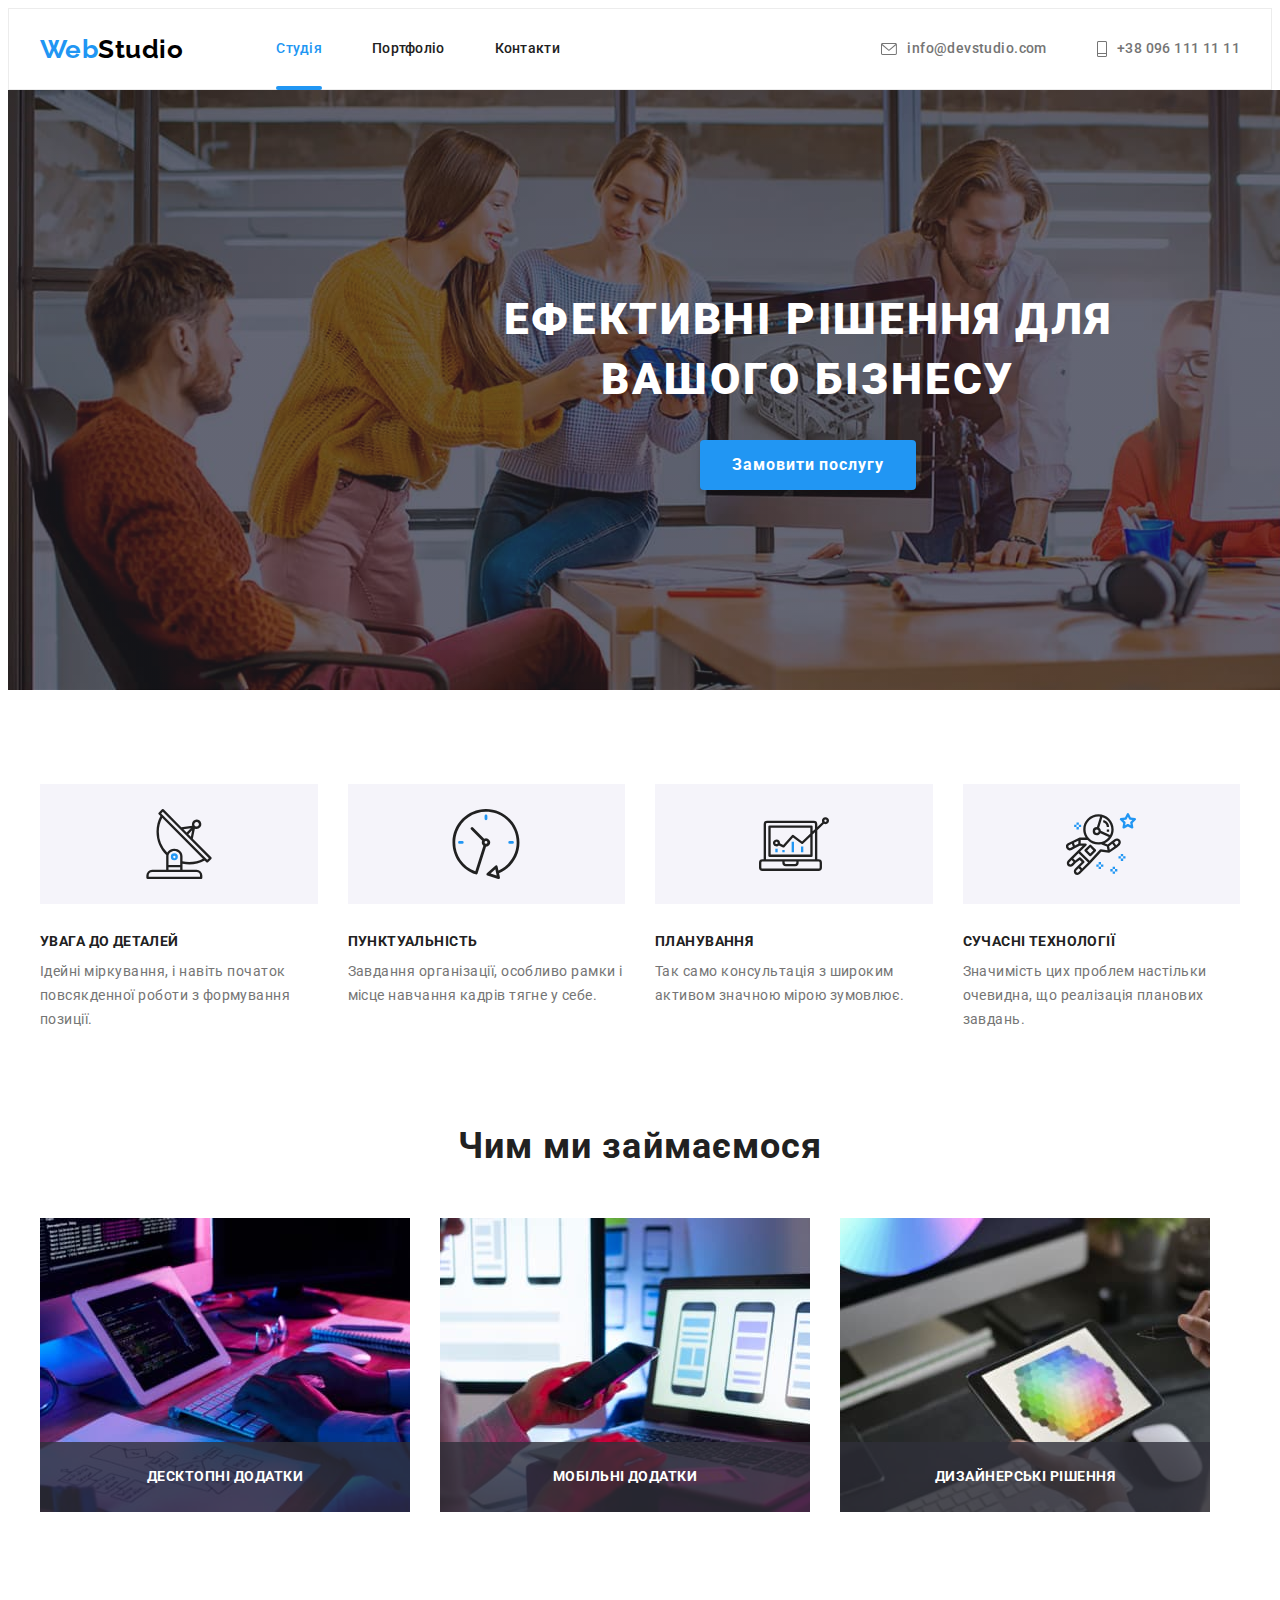
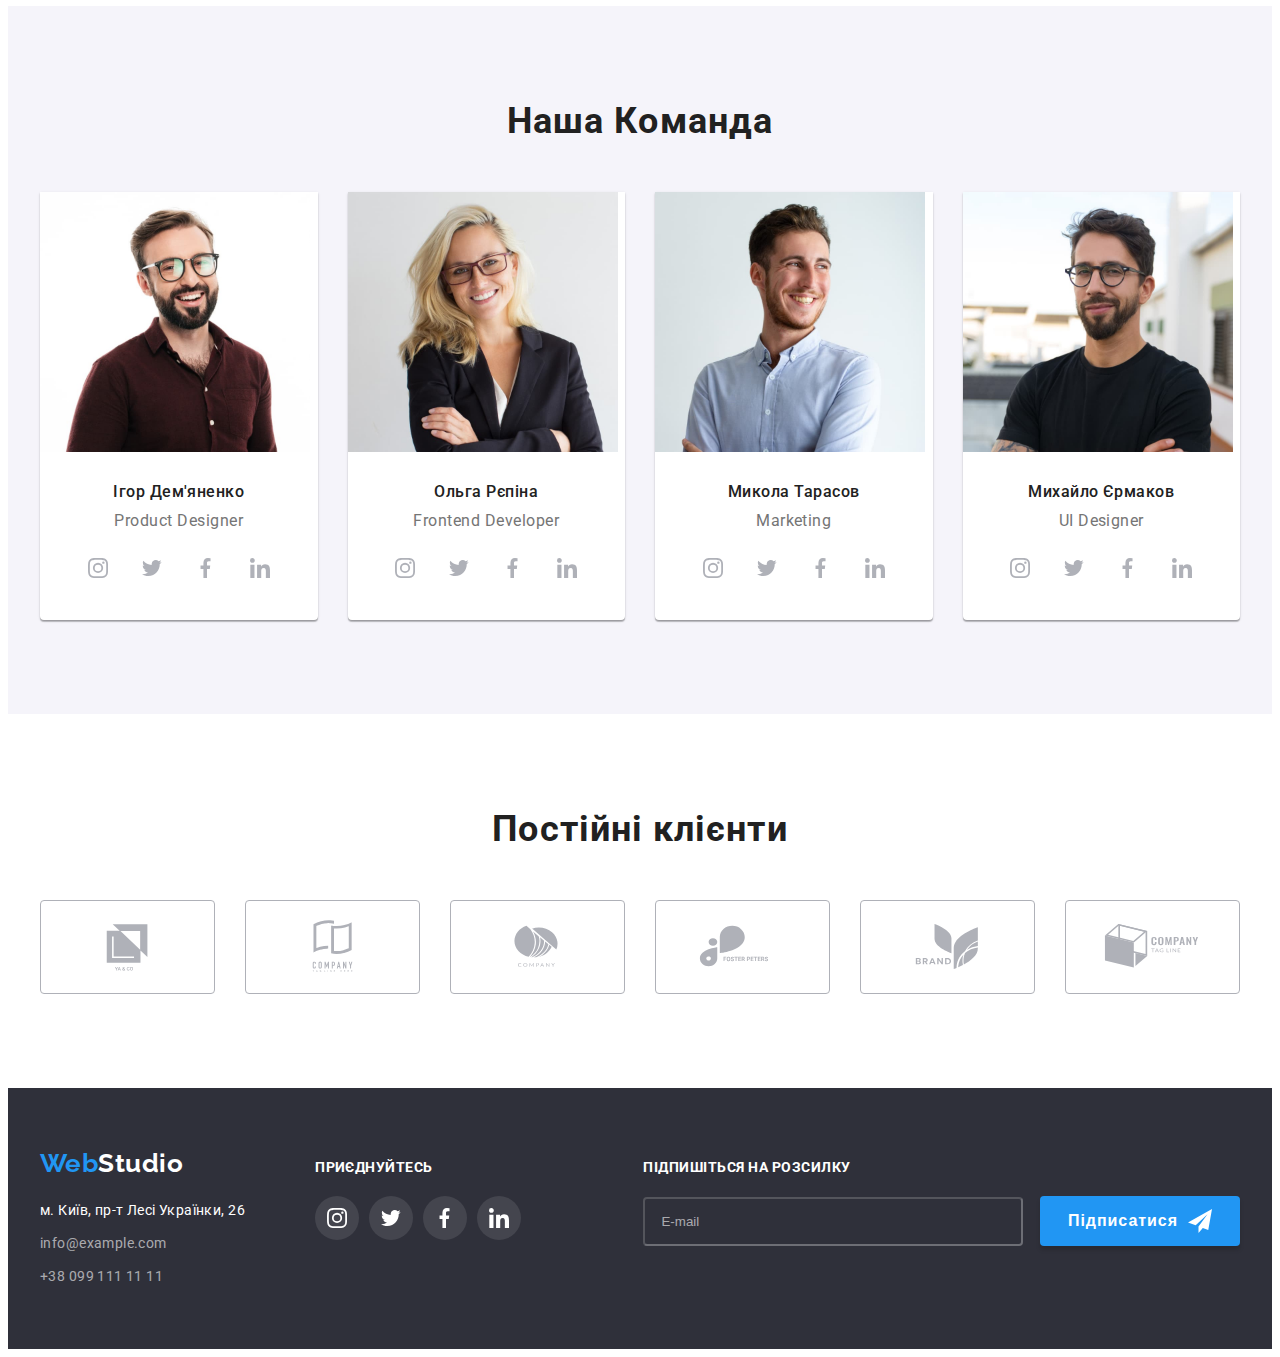
<file: index.html>
<!DOCTYPE html>
<html lang="uk">
  <head>
    <meta charset="UTF-8" />
    <meta http-equiv="X-UA-Compatible" content="IE=edge" />
    <meta name="viewport" content="width=#, initial-scale=1.0" />
    <title>Студія</title>
    <link rel="preconnect" href="https://fonts.googleapis.com">
<link rel="preconnect" href="https://fonts.gstatic.com" crossorigin>
<link href="https://fonts.googleapis.com/css2?family=Raleway:wght@700&family=Roboto:wght@400;500;700;900&display=swap" rel="stylesheet">
   <link rel="stylesheet" href="https://cdnjs.cloudflare.com/ajax/libs/modern-normalize/1.1.0/modern-normalize.min.css" integrity="sha512-wpPYUAdjBVSE4KJnH1VR1HeZfpl1ub8YT/NKx4PuQ5NmX2tKuGu6U/JRp5y+Y8XG2tV+wKQpNHVUX03MfMFn9Q==" crossorigin="anonymous" referrerpolicy="no-referrer" />
<link rel="stylesheet" href="./css/styles.css" />
    
  </head>
  <body class="body">
    <header class="header">
     <div class="main-nav container">
      <a class="logo-link decoration" href="index.html">Web<span class="logo-header decoration">Studio</span></a>
     <nav>
        <ul class="site-nav list">
          <li class="item"><a href="./index.html" class="site-nav-link current decoration">Студія</a></li>
          <li id="portfolio" class="item"><a href="./portfolio.html" class="site-nav-link decoration">Портфоліо</a></li>
          <li class="item"><a href="#" class="site-nav-link decoration">Контакти</a></li>
        </ul>
      </nav>
      <ul class="auth-nav list">
        <li class="item"><a href="mailto:info@devstudio.com" class="auth-nav-link decoration"><svg class="icon-nav" width="16" height="12"><use href="./images/svg/sprite.svg#icon-envelope"></use></svg>info@devstudio.com</a></li>
        <li class="item"><a href="tel:+380961111111" class="auth-nav-link decoration"><svg class="icon-nav" width="10" height="16"><use href="./images/svg/sprite.svg#icon-smartphone"></use></svg>+38 096 111 11 11</a></li>
      </ul>
      </div>
    </header>
   
    <main>
      <section class="hero">
        <h1 class="hero-title">Ефективні рішення для <br>вашого бізнесу</br></h1>
        <button type="button" class="button" data-modal-open>Замовити послугу</button>
      </section>
      <section class="section">
        <div class="container">
        <h2 class="title hero-h2">Наші особливості</h2>
        <ul class="list features-list">
          <li class="text">
            <div class="logo-no">
              <svg width="70" height="70"><use href="./images/svg/sprite.svg#icon-antenna"></use></svg></div>
            <h3 class="feature">Увага до деталей</h3>
            <span class="feat"
              >Ідейні міркування, і навіть початок повсякденної роботи з формування позиції.</span
            >
          </li>
          <li class="text">
            <div class="logo-no"><svg width="70" height="70"><use href="./images/svg/sprite.svg#icon-clock"></use></svg></div>
            <h3 class="feature">Пунктуальність</h3>
            <span class="feat">
              Завдання організації, особливо рамки і місце навчання кадрів тягне у себе.</span
            >
          </li>
          <li class="text">
            <div class="logo-no"><svg width="70" height="70"><use href="./images/svg/sprite.svg#icon-diagram"></use></svg></div>
            <h3 class="feature">Планування</h3>
            <span class="feat">
              Так само консультація з широким активом значною мірою зумовлює.</span
            >
          </li>
          <li class="text">
            <div class="logo-no"><svg width="70" height="70"><use href="./images/svg/sprite.svg#icon-astronaut"></use></svg></div>
            <h3 class="feature">Сучасні технології</h3>
            <span class="feat">
              Значимість цих проблем настільки очевидна, що реалізація планових завдань.</span
            >
          </li>
        </ul>
        </div>
      </section>
      <section class="section what-we-do">
        <div class="container">
        <h2 class="title">Чим ми займаємося</h2>
        <ul class="list imgs-list">
          <li class="imgs"><img src="./images/img.jpg" alt="coding" width="370" /><p class="img-text">десктопні додатки</p></li>
          <li class="imgs"><img src="./images/img-1.jpg" alt="phone set" width="370" /><p class="img-text">мобільні додатки</p></li>
          <li class="imgs"><img src="./images/img-2.jpg" alt="web design" width="370" /><p class="img-text">дизайнерські рішення</p></li>
        </ul>
        
        </div>
      </section>
      <section class="our-team section">
        
        <div class="container">
          <h2 class="title">Наша Команда</h2>
        <ul class="list our-team-list">
          <li class="background team">
            <img src="./images/img-3.jpg" alt="photo1" width="270" />
           <div class="team-container">
             <h3 class="who">Ігор Дем'яненко</h3>
            <p lang="en" class="about">Product Designer</p>
         <ul class="list team-contact-list">
                <li class="team-contact"><a href="#" class="decoration link-logo" ><svg class="icon" width="20" height="20"><use href="./images/svg/sprite.svg#icon-instagram"></use></svg></a></li>
                <li class="team-contact"><a href="#" class="decoration link-logo"><svg class="icon" width="20" height="20"><use href="./images/svg/sprite.svg#icon-twitter"></use></svg></a></li>
                <li class="team-contact"><a href="#" class="decoration link-logo"><svg class="icon" width="20" height="20"><use href="./images/svg/sprite.svg#icon-facebook"></use></svg></a></li>
                <li class="team-contact"><a href="#" class="decoration link-logo"><svg class="icon" width="20" height="20"><use href="./images/svg/sprite.svg#icon-linkedin"></use></svg></a></li>
              </ul>
            </div>
        </li>
            
          <li class="background team">
            <img src="./images/img-4.jpg" alt="photo2" width="270" />
           <div class="team-container"> <h3 class="who">Ольга Рєпіна</h3>
            <p lang="en" class="about">Frontend Developer</p>
            
              <ul class="list team-contact-list">
                <li class="team-contact"><a href="#" class="decoration link-logo"><svg class="icon" width="20" height="20"><use href="./images/svg/sprite.svg#icon-instagram"></use></svg></a></li>
                <li class="team-contact"><a href="#" class="decoration link-logo"><svg class="icon" width="20" height="20"><use href="./images/svg/sprite.svg#icon-twitter"></use></svg></a></li>
                <li class="team-contact"><a href="#" class="decoration link-logo"><svg class="icon" width="20" height="20"><use href="./images/svg/sprite.svg#icon-facebook"></use></svg></a></li>
                <li class="team-contact"><a href="#" class="decoration link-logo"><svg class="icon" width="20" height="20"><use href="./images/svg/sprite.svg#icon-linkedin"></use></svg></a></li>
              </ul>
          </div>
          </li>
          <li class="background team">
            <img src="./images/img-5.jpg" alt="photo3" width="270" />
            <div class="team-container"><h3 class="who">Микола Тарасов</h3>
            <p lang="en" class="about">Marketing</p>
              <ul class="list team-contact-list">
                <li class="team-contact"><a href="#" class="decoration link-logo"><svg class="icon" width="20" height="20"><use href="./images/svg/sprite.svg#icon-instagram"></use></svg></a></li>
                <li class="team-contact"><a href="#" class="decoration link-logo"><svg class="icon" width="20" height="20"><use href="./images/svg/sprite.svg#icon-twitter"></use></svg></a></li>
                <li class="team-contact"><a href="#" class="decoration link-logo"><svg class="icon" width="20" height="20"><use href="./images/svg/sprite.svg#icon-facebook"></use></svg></a></li>
                <li class="team-contact"><a href="#" class="decoration link-logo"><svg class="icon" width="20" height="20"><use href="./images/svg/sprite.svg#icon-linkedin"></use></svg></a></li>
              </ul>
              </div>
          </li>
          <li class="background team">
            <img src="./images/img-6.jpg" alt="photo4" width="270" />
            <div class="team-container"><h3 class="who">Михайло Єрмаков</h3>
            <p lang="en" class="about">UI Designer</p>
           <ul class="list team-contact-list">
                <li class="team-contact"><a href="#" class="decoration link-logo"><svg class="icon" width="20" height="20"><use href="./images/svg/sprite.svg#icon-instagram"></use></svg></a></li>
                <li class="team-contact"><a href="#" class="decoration link-logo"><svg class="icon" width="20" height="20"><use href="./images/svg/sprite.svg#icon-twitter"></use></svg></a></li>
                <li class="team-contact"><a href="#" class="decoration link-logo"><svg class="icon" width="20" height="20"><use href="./images/svg/sprite.svg#icon-facebook"></use></svg></a></li>
                <li class="team-contact"><a href="#" class="decoration link-logo"><svg class="icon" width="20" height="20"><use href="./images/svg/sprite.svg#icon-linkedin"></use></svg></a></li>
              </ul>
          </div>
          </li>
        </ul></div>
      
      </section>

    </main>
    <section class="section">
      <div class="container">
      <h2 class="title">Постійні клієнти</h2>
       <ul class="list our-clients">
       <li class="clients"><a href="#" class="decoration client-link"><svg class="client-icon icon"><use href="./images/svg/sprite.svg#icon-client-1"></use></svg></a></li>
       <li class="clients"><a href="#" class="decoration client-link"><svg class="client-icon icon"><use href="./images/svg/sprite.svg#icon-client-2"></use></svg></a></li>
       <li class="clients"><a href="#" class="decoration client-link"><svg class="client-icon icon"><use href="./images/svg/sprite.svg#icon-client-3"></use></svg></a></li>
       <li class="clients"><a href="#" class="decoration client-link"><svg class="client-icon icon"><use href="./images/svg/sprite.svg#icon-client-4"></use></svg></a></li>
       <li class="clients"><a href="#" class="decoration client-link"><svg class="client-icon icon"><use href="./images/svg/sprite.svg#icon-client-5"></use></svg></a></li>
       <li class="clients"><a href="#" class="decoration client-link"><svg class="client-icon icon"><use href="./images/svg/sprite.svg#icon-client-6"></use></svg></a></li>
       </ul>
      </div>
    </section>
     
      <footer class="footer">
      <div class="container footer-div">
        <div class="footer-nav">
        <a class="logo decoration" href="index.html">Web<span class="logo-head  decoration">Studio</span></a>
      <ul class="foot-nav list">
        <li class="foot-list">
          <a
            href=https://goo.gl/maps/ps1MHNvpvdkXfW2N9
            class="address decoration"
            >м. Київ, пр-т Лесі Українки, 26</a
          >
        </li>
        <li class="foot-list"><a href="mailto:info@example.com" class="mail-foot decoration">info@example.com</a></li>
        <li class="foot-list"><a href="tel:+380991111111" class="tell-foot decoration">+38 099 111 11 11</a></li>
        </ul>
     </div>
     <div class="footer-contacts">
      <h3 class="foot-title">приєднуйтесь</h3>
      <ul class="list foot-contact">
        <li class="foot-link"><a href="#" class="decoration link"><svg class="icon foot-icon" width="20" height="20"><use href="./images/svg/sprite.svg#icon-instagram"></use></svg></a></li>
        <li class="foot-link"><a href="#" class="decoration link"><svg class="icon foot-icon" width="20" height="20"><use href="./images/svg/sprite.svg#icon-twitter"></use></svg></a></li>
        <li class="foot-link"><a href="#" class="decoration link"><svg class="icon foot-icon" width="20" height="20"><use href="./images/svg/sprite.svg#icon-facebook"></use></svg></a></li>
        <li class="foot-link"><a href="#" class="decoration link"><svg class="icon foot-icon" width="20" height="20"><use href="./images/svg/sprite.svg#icon-linkedin"></use></svg></a></li>
      </ul>
     </div>
     <div class="mail-send">
    <h3 class="head-mail">підпишіться на розсилку</h3>
    <form name="mail-send">
      <div class="mail-form">
        <label>
                <input class="mail-input" type="email" name="email" placeholder="E-mail" />
              </label>
              <button type="submit" class="mail-btn">Підписатися
                <svg class="mail-svg" width="24" height="24">
                <use href="./images/svg/sprite.svg#send"></use>
                </svg>
              </button>
      </div>
    </form>
  </div>
  </div>
  </footer>
     <div class="backdrop is-hidden" data-modal>
      <div class="modal">
           <button type="button" class="close-button" data-modal-close>
            <svg class="icon" width="11" height="11">
            <use href="./images/svg/sprite.svg#icon-close"></use>
          </svg>
      </button>
      <form class="mform">
       <p class="mheader">Залиште свої дані, ми вам передзвонимо</p>
        <div class="input">
          <label for="name" class="flabel">Ім'я</label>
         <div class="input-svg">
          <input class="form-input" type="text" name="your-name" id="name">
          <svg class="form-svg" width="18" height="18"><use href="./images/svg/sprite.svg#icon-name"></use>
          </svg>
        </div>
        </div>
        <div class="input">
          <label for="phone" class="flabel">Телефон</label>
         <div class="input-svg"> 
          <input class="form-input" type="tel" name="your-phone" id="phone">
          <svg class="form-svg" width="18" height="18"><use href="./images/svg/sprite.svg#icon-phone-num"></use>
          </svg>
        </div>
        </div>
        <div class="input">
          <label for="email" class="flabel">Пошта</label>
         <div class="input-svg"> 
          <input class="form-input" type="email" name="your-email" id="email">
          <svg class="form-svg" width="18" height="18"><use href="./images/svg/sprite.svg#icon-email"></use>
          </svg>
        </div>
        </div>
        <div class="input">
           <label for="comment" class="flabel">Коментар</label>
           <textarea class="comments" name="comment" id="comment" placeholder="Введіть текст" cols="30" rows="10"></textarea>
          </div>
        <div class="check-box-field">
          <label for="check-box" class="checkbox-label">
            <input class="checkbox-form" type="checkbox" name="checkbox" id="check-box" />
             <svg class="svg-no-check" width="16" height="15">
              <use href="./images/svg/sprite.svg#svg-no-check"></use></svg>
             <svg class="svg-check" width="16" height="15">
              <use href="./images/svg/sprite.svg#svg-check"></use></svg>
              Погоджуюся з розсилкою та приймаю <a href="#" class="box-link">Умови договору</a>
          </label>
        
      </div>
        <button type="submit" class="modal-button">Відправити</button>
      </form>
      </div>
    </div>
     <script src="./js/modal.js"></script>
  </body>
</html>
</file>
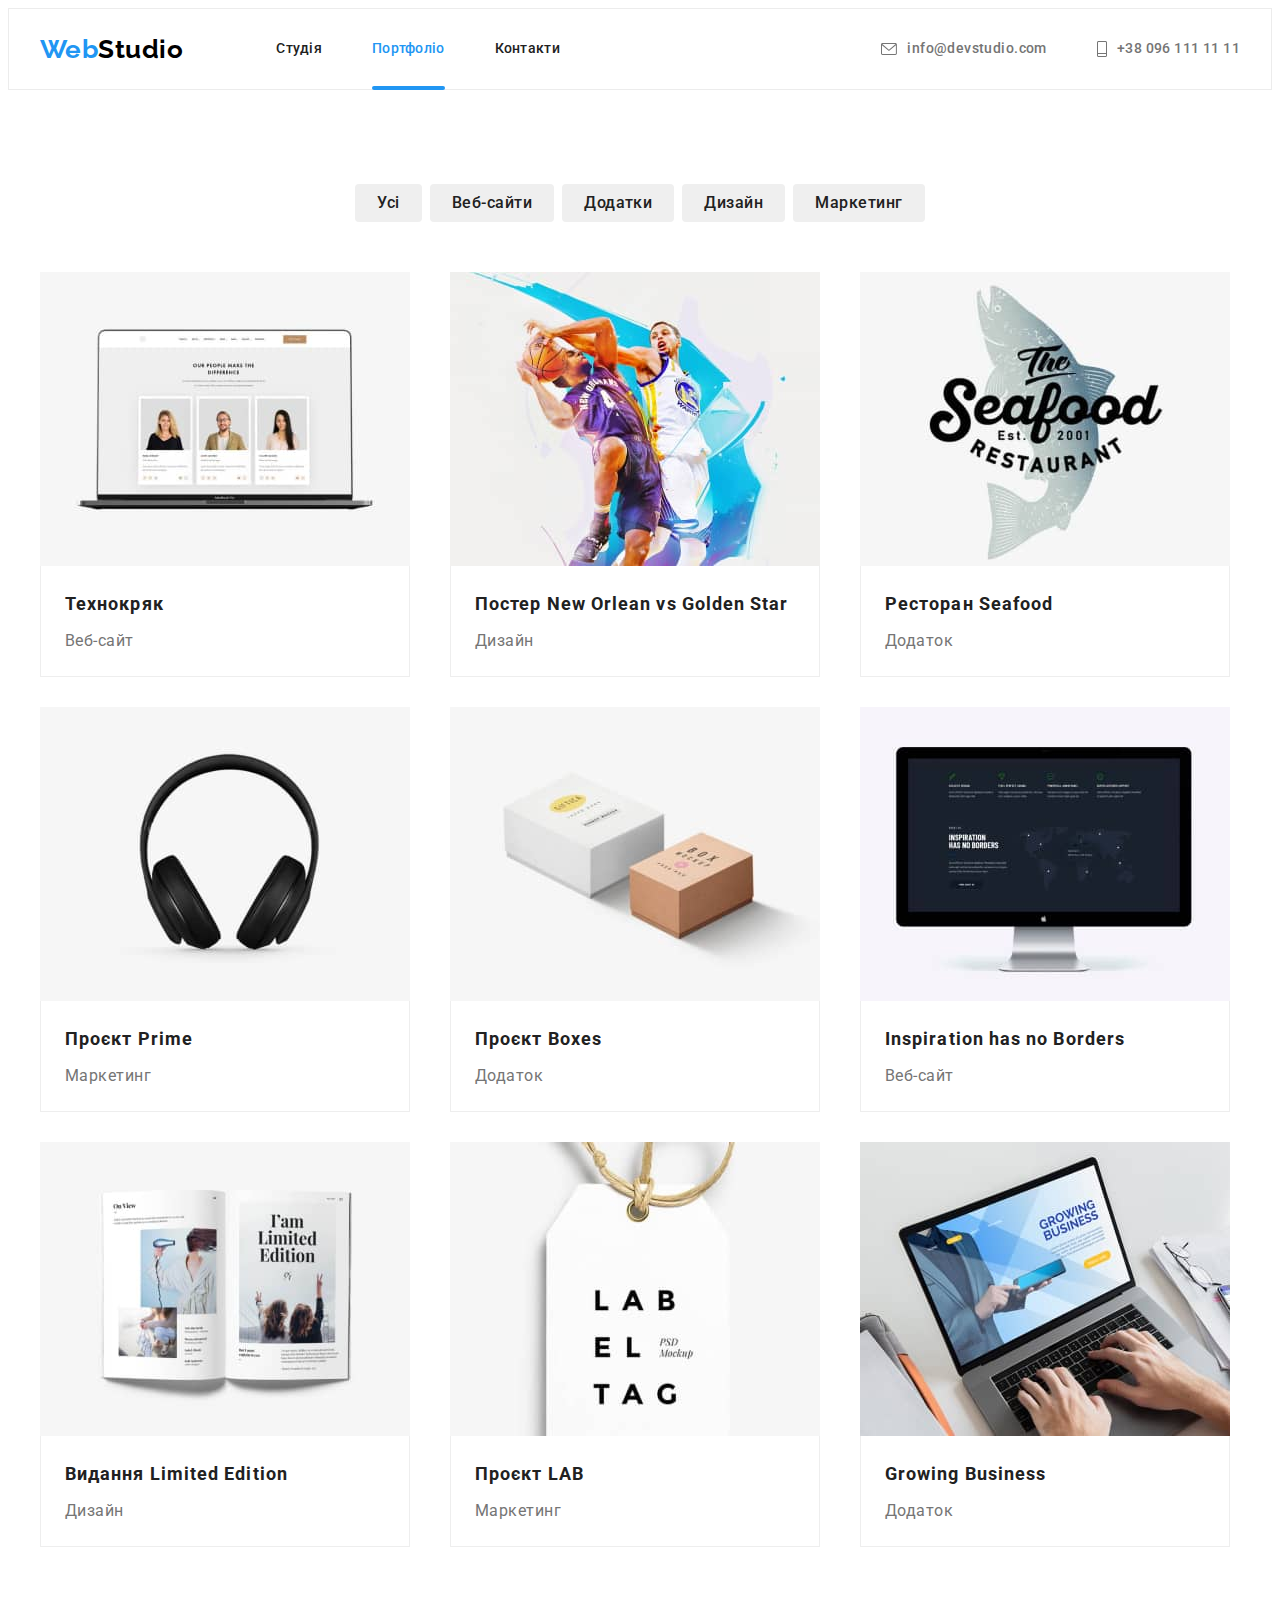
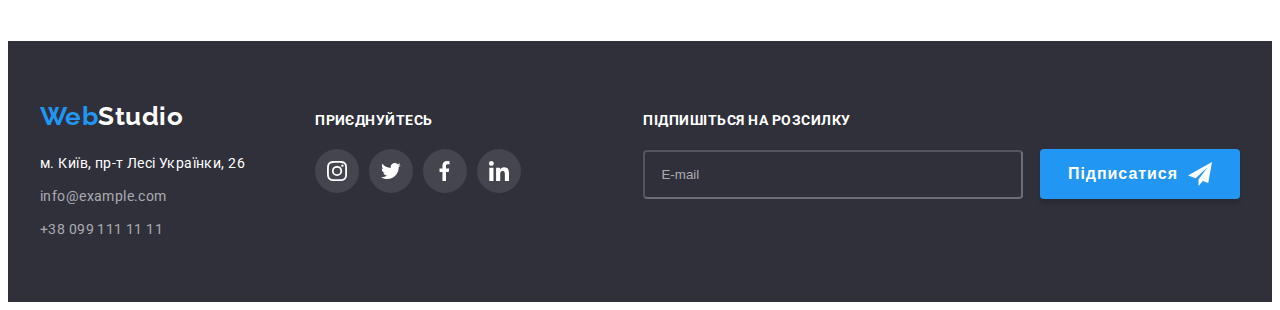
<file: portfolio.html>
<!DOCTYPE html>
<html lang="uk">
  <head>
    <meta charset="UTF-8" />
    <meta http-equiv="X-UA-Compatible" content="IE=edge" />
    <meta name="viewport" content="width=device-width, initial-scale=1.0" />
    <title>Портфоліо</title>
    <link rel="preconnect" href="https://fonts.googleapis.com">
<link rel="preconnect" href="https://fonts.gstatic.com" crossorigin>
<link href="https://fonts.googleapis.com/css2?family=Raleway:wght@700&family=Roboto:wght@400;500;700;900&display=swap" rel="stylesheet">
<link rel="stylesheet" href="https://cdnjs.cloudflare.com/ajax/libs/modern-normalize/1.1.0/modern-normalize.min.css" integrity="sha512-wpPYUAdjBVSE4KJnH1VR1HeZfpl1ub8YT/NKx4PuQ5NmX2tKuGu6U/JRp5y+Y8XG2tV+wKQpNHVUX03MfMFn9Q==" crossorigin="anonymous" referrerpolicy="no-referrer" />
<link rel="stylesheet" href="./css/styles.css" />
    
  </head>
  <body class="body">
    <header class="header">
      <div class="container main-nav">
      <a class="logo-link decoration" href="index.html">Web<span class="logo-header decoration">Studio</span></a>
      <nav>
        <ul class="site-nav list">
          <li class="item"><a href="./index.html" class="site-nav-link decoration">Студія</a></li>
          <li class="item"><a href="./portfolio.html" class="site-nav-link current decoration">Портфоліо</a></li>
          <li class="item"><a href="#" class="site-nav-link decoration">Контакти</a></li>
        </ul>
      </nav>
      <ul class="auth-nav list">
        <li class="item"><a href="mailto:info@devstudio.com" class="auth-nav-link decoration"><svg class="icon-nav" width="16" height="12"><use href="./images/svg/sprite.svg#icon-envelope"></use></svg>info@devstudio.com</a></li>
        <li class="item"><a href="tel:+380961111111" class="auth-nav-link decoration"><svg class="icon-nav" width="10" height="16"><use href="./images/svg/sprite.svg#icon-smartphone"></use></svg>+38 096 111 11 11</a></li>
      </ul>
      </div>
    </header>
    <main>
      <section class="section">
          <div class="container">
         <h1 class="hero-h2">Портфоліо</h1>
            <ul class="list button-list">
               <li class="buttons"><button type="button" class="button-log">Усі</button></li>
          <li class="buttons"><button type="button" class="button-log">Веб-сайти</button></li>
          <li class="buttons"><button type="button" class="button-log"> Додатки</button></li>
          <li class="buttons"><button type="button" class="button-log">Дизайн</button></li>
          <li class="buttons"><button type="button" class="button-log">Маркетинг</button></li>
        </ul></div>
      <div class="container">
        
        <ul class="list card-set">
          
          <li class="item">
           <a href="#" class="decoration cards"><div class="product-thumb"><img src="./images/portfolio/img.jpg" alt="технокряк" width="370" />
            <p class="product-overlay-text">Ресурс пропонує комплексні пропозиції з різним рівнем функціоналу та сервісів.
               Все це дозволить відвідувачу отримати вичерпні відомості про компанію чи приватну особу.</p></div>
            <div class="p-card"><h2 class="p-title">Технокряк</h2>
            <p class="description">Веб-сайт</p></div></a> 
          </li>
          
          <li class="item">
            <a href="#" class="decoration cards"><div class="product-thumb"><img src="./images/portfolio/img-1.jpg" alt="Дизайн" width="370" />
           <p class="product-overlay-text">Ресурс пропонує комплексні пропозиції з різним рівнем функціоналу та сервісів.
               Все це дозволить відвідувачу отримати вичерпні відомості про компанію чи приватну особу.</p></div>
              <div class="p-card"><h2 class="p-title">Постер New Orlean vs Golden Star</h2>
            <p class="description">Дизайн</p></div></a>
          </li>
          
          <li class="item">
            <a href="#" class="decoration cards"><div class="product-thumb"><img src="./images/portfolio/img-2.jpg" alt="Додаток" width="370" />
           <p class="product-overlay-text">Ресурс пропонує комплексні пропозиції з різним рівнем функціоналу та сервісів.
               Все це дозволить відвідувачу отримати вичерпні відомості про компанію чи приватну особу.</p></div>
              <div class="p-card"><h2 class="p-title">Ресторан Seafood</h2>
            <p class="description">Додаток</p></div></a>
          </li>
          
          <li class="item">
            <a href="#" class="decoration cards"><div class="product-thumb"><img src="./images/portfolio/img-3.jpg" alt="Маркетинг" width="370" />
            <p class="product-overlay-text">Ресурс пропонує комплексні пропозиції з різним рівнем функціоналу та сервісів.
               Все це дозволить відвідувачу отримати вичерпні відомості про компанію чи приватну особу.</p></div>
              <div class="p-card"><h2 class="p-title">Проєкт Prime</h2>
            <p class="description">Маркетинг</p></div></a>
          </li>
          
          <li class="item">
            <a href="#" class="decoration cards"><div class="product-thumb"><img src="./images/portfolio/img-4.jpg" alt="Додаток" width="370" />
            <p class="product-overlay-text">Ресурс пропонує комплексні пропозиції з різним рівнем функціоналу та сервісів.
               Все це дозволить відвідувачу отримати вичерпні відомості про компанію чи приватну особу.</p></div>
              <div class="p-card"><h2 class="p-title">Проєкт Boxes</h2>
            <p class="description">Додаток</p></div></a>
          </li>
         
          <li class="item">
           <a href="#" class="decoration cards"><div class="product-thumb"> <img src="./images/portfolio/img-5.jpg" alt="Веб-сайт" width="370" />
            <p class="product-overlay-text">Ресурс пропонує комплексні пропозиції з різним рівнем функціоналу та сервісів.
               Все це дозволить відвідувачу отримати вичерпні відомості про компанію чи приватну особу.</p></div>
            <div class="p-card"><h2 class="p-title">Inspiration has no Borders</h2>
            <p class="description">Веб-сайт</p></div></a>
          </li>
          
          <li class="item"> 
            <a href="#" class="decoration cards"><div class="product-thumb"><img src="./images/portfolio/img-6.jpg" alt="Дизайн" width="370" />
            <p class="product-overlay-text">Ресурс пропонує комплексні пропозиції з різним рівнем функціоналу та сервісів.
               Все це дозволить відвідувачу отримати вичерпні відомості про компанію чи приватну особу.</p></div>
              <div class="p-card"><h2 class="p-title">Видання Limited Edition</h2>
            <p class="description">Дизайн</p></div></a>
          </li>
         
          <li class="item">
            <a href="#" class="decoration cards"><div class="product-thumb"><img src="./images/portfolio/img-7.jpg" alt="Маркетинг" width="370" />
            <p class="product-overlay-text">Ресурс пропонує комплексні пропозиції з різним рівнем функціоналу та сервісів.
               Все це дозволить відвідувачу отримати вичерпні відомості про компанію чи приватну особу.</p></div>
              <div class="p-card"><h2 class="p-title">Проєкт LAB</h2>
            <p class="description">Маркетинг</p></div></a>
          </li>
          
          <li class="item">
            <a href="#" class="decoration cards"><div class="product-thumb"><img src="./images/portfolio/img-8.jpg" alt="Додаток" width="370" />
            <p class="product-overlay-text">Ресурс пропонує комплексні пропозиції з різним рівнем функціоналу та сервісів.
               Все це дозволить відвідувачу отримати вичерпні відомості про компанію чи приватну особу.</p></div>
              <div class="p-card"><h2 class="p-title">Growing Business</h2>
            <p class="description">Додаток</p></div></a>
          </li>
        </ul>
        </div>
      </section>
    </main>
    <footer class="footer">
      <div class="container footer-div">
        <div class="footer-nav"><a class="logo decoration" href="index.html">Web<span class="logo-head  decoration">Studio</span></a>
      <ul class="foot-nav list">
        <li class="foot-list">
          <a
            href=https://goo.gl/maps/ps1MHNvpvdkXfW2N9
            class="address decoration"
            >м. Київ, пр-т Лесі Українки, 26</a
          >
        </li>
        <li class="foot-list"><a href="mailto:info@example.com" class="mail-foot decoration">info@example.com</a></li>
        <li class="foot-list"><a href="tel:+380991111111" class="tell-foot decoration">+38 099 111 11 11</a></li>
      </ul>
      </div>
      <div class="footer-contacts">
      <h3 class="foot-title">приєднуйтесь</h3>
      <ul class="list foot-contact">
        <li class="foot-link"><a href="#" class="decoration link"><svg class="icon foot-icon" width="20" height="20"><use href="./images/svg/sprite.svg#icon-instagram"></use></svg></a></li>
        <li class="foot-link"><a href="#" class="decoration link"><svg class="icon foot-icon" width="20" height="20"><use href="./images/svg/sprite.svg#icon-twitter"></use></svg></a></li>
        <li class="foot-link"><a href="#" class="decoration link"><svg class="icon foot-icon" width="20" height="20"><use href="./images/svg/sprite.svg#icon-facebook"></use></svg></a></li>
        <li class="foot-link"><a href="#" class="decoration link"><svg class="icon foot-icon" width="20" height="20"><use href="./images/svg/sprite.svg#icon-linkedin"></use></svg></a></li>
      </ul>
     </div>
      <div class="mail-send">
    <h3 class="head-mail">підпишіться на розсилку</h3>
    <form name="mail-send">
      <div class="mail-form">
        <label>
                <input class="mail-input" type="email" name="email" placeholder="E-mail" />
              </label>
              <button type="submit" class="mail-btn">Підписатися
                <svg class="mail-svg" width="24" height="24">
                <use href="./images/svg/sprite.svg#send"></use>
                </svg>
              </button>
      </div>
    </form>
  </div>
     </div>
    </footer>
  </body>
</html>
</file>
<file: css/styles.css>
h1,
h2,
h3,
h4,
p {
  margin-top: 0;
  margin-bottom: 0;
}
ul {
  margin-top: 0;
  margin-bottom: 0;
  padding-left: 0;
}
img {
  display: block;
}
:root {
  
  --primary-text-color: #212121;
  --hover-logo-buttonfont-color: #2196f3;
  --text-color: #212121;
  --description-about-color: #757575;
  --card-set-gap:30px;
  --svg-color:#AFB1B8;
}
.body {
  background-color: #ffffff;
  color: var(--primary-text-color);
  font-family: 'Roboto', sans-serif;
  font-size: 16px;
  letter-spacing: 0.03em;
}
.decoration {
  text-decoration: none;
}
.list {
  list-style: none;
}
/*logo*/
.logo-link {
  color: var(--hover-logo-buttonfont-color);
  font-family: 'Raleway', sans-serif;
  font-weight: 700;
  font-size: 26px;
  line-height: 1.19;
}
.logo-header {
  color: #000000;
}
.container {
  width: 1200px;
  padding-left: 15px;
  padding-right: 15px;
  margin-left: auto;
  margin-right: auto;
}
.section {
  padding-top: 94px;
  padding-bottom: 94px;
}
.header{
  border: 1px solid #ECECEC;
}
.main-nav {
  display: flex;
  align-items: center;
}

/*site-nav*/

.site-nav {
  display: flex;
  margin-left: 93px;
}

.site-nav .item:not(:last-child) {
  margin-right: 50px;
}

.site-nav-link {
  display: block;
  padding-top: 32px;
  padding-bottom: 32px;
  position: relative;
  font-family: 'Roboto', sans-serif;
  font-weight: 500;
  font-size: 14px;
  line-height: 1.14;
  letter-spacing: 0.02em;
  color: var(--text-color);
  transition: color 250ms cubic-bezier(0.4, 0, 0.2, 1);
  
  
}
.site-nav-link.current {
  color: var(--hover-logo-buttonfont-color);
}
.site-nav-link:hover,
.site-nav-link:focus {
  color: var(--hover-logo-buttonfont-color);
}

.site-nav-link.current::after{
  position: absolute;
  
    display: block;
    content: '';
    width: 100%;
    height: 4px;
    border-radius: 2px;
    bottom: -1px;
  
    background-color: var(--hover-logo-buttonfont-color);
}
/*auth-nav*/
.auth-nav {
  display: flex;
  margin-left: auto;
}
.auth-nav .item + .item {
  margin-left: 50px;
}
.auth-nav-link {
  color: var(--description-about-color);
  display: flex;
  justify-content: center;
  align-items: center;
  padding-top: 21px;
  padding-bottom: 21px;
  transition: color 250ms cubic-bezier(0.4, 0, 0.2, 1);


  font-weight: 500;
  font-style: normal;
  font-size: 14px;
  line-height: 1.71;
  letter-spacing: 0.03em;
  color: var(--description-about-color);
}
.auth-nav-link:hover,
.auth-nav-link:focus
{
  color: var(--hover-logo-buttonfont-color);
  
}
.icon-nav{
  fill:currentColor;
  margin-right: 10px;
}
/*hero*/
.hero {
  padding-top: 200px;
  padding-bottom: 200px;
  margin-left: auto;
  margin-right: auto;
  width: 1600px;
  text-align: center;
  background-color: #2f303a;
  background-image: linear-gradient(rgba(47, 48, 58, 0.4),rgba(47, 48, 58, 0.4)), url(../images/Img-hw4.jpg);
  background-repeat: no-repeat;
  background-position: center;
  background-size: cover;
}
.hero-title {
  margin-bottom: 30px;
  font-weight: 900;
  font-size: 44px;
  line-height: 1.36;
  letter-spacing: 0.06em;
  text-transform: uppercase;
  color: #ffffff;
}
.button {
  min-width: 216px;
  padding: 10px 32px;
  cursor: pointer;
  background-color: var(--hover-logo-buttonfont-color);
  color: #ffffff;
  box-shadow: 0px 4px 4px rgba(0, 0, 0, 0.15);
  border: none;
  border-radius: 4px;
  text-align: center;
  font-weight: 700;
  font-family: 'Roboto', sans-serif;
  font-size: 16px;
  line-height: 1.88;
  letter-spacing: 0.06em;

transition: background-color 250ms cubic-bezier(0.4, 0, 0.2, 1),
    color 250ms cubic-bezier(0.4, 0, 0.2, 1);
}
.button:focus,
.button:hover {
  color: #FFFFFF;
  background-color: #188ce8;
}


/*features*/
.features-list {
  display: flex;
  margin-left: calc(-1 * var(--card-set-gap));
}
.features-list>.text{
  flex-basis: calc(100% / 3 - var(--card-set-gap));;
  margin-left:var(--card-set-gap);
}
 
.feature {
  margin-bottom: 10px;
  font-weight: 700;
  font-size: 14px;
  line-height: 1.14;
  letter-spacing: 0.03em;
  text-transform: uppercase;
}

.feat {
  color: var(--description-about-color);
  font-style: normal;
  font-size: 14px;
  line-height: 1.71;
}
.logo-no{
  display: flex;
  height: 120px;
  background-color: #f5f4fa;
  margin-bottom: 30px;
  align-items: center;
  justify-content: center;
}
/* -Чим ми займаємось- */
.what-we-do{
  padding-top: 0;
}
.imgs-list {
  display: flex;
  
}
.imgs-list .imgs:not(:last-child) {
  margin-right: 30px;
}
.imgs{
  position: relative;
}
.img-text{
  position:absolute;
  width: 100%;
  bottom: 0;
  left: 0;
  padding: 27px 0;
  font-weight: bold;
    font-size: 14px;
    line-height: 1.14;
    text-align: center;
    text-transform: uppercase;
    color: #ffffff;
    background-color: rgba(47, 48, 58, 0.8);
}
/*title*/
.title {
  margin-bottom: 50px;
  font-weight: 700;
  font-size: 36px;
  line-height: 1.17;
  text-align: center;
  letter-spacing: 0.03em;
  color: var(--text-color);
}
.team-container {
  padding: 30px;
 }
.our-team {
  background-color: #f5f4fa;
  }
.our-team-list {
  display: flex;
  margin-left: calc(-1 * var(--card-set-gap));
}
.our-team-list > .team {
  flex-basis: calc(100% / 4 - var(--card-set-gap));
  margin-left: var(--card-set-gap);
}



.background {
  background-color: #ffffff;
  box-shadow: 0px 1px 3px rgba(0, 0, 0, 0.12), 0px 1px 1px rgba(0, 0, 0, 0.14), 0px 2px 1px rgba(0, 0, 0, 0.2);
  border-radius: 0px 0px 4px 4px;
}
.who {
  margin-bottom: 10px;
  font-weight: 500;
  font-size: 16px;
  line-height: 1.19;
  text-align: center;
  letter-spacing: 0.03em;
}
.about {
  font-weight: 400;
  font-size: 16px;
  line-height: 1.19;
  text-align: center;
  letter-spacing: 0.03em;
  color: var(--description-about-color);
  margin-bottom: 16px;
}
.team-contact-list {
  display: flex;
  align-items: center;
  justify-content: center;
  margin-right: calc(-1* 0px)
  }
.team-contact-list .team-contact+.team-contact{
   margin-left: 10px;
}

.link-logo {
  display: flex;
  justify-content: center;
  align-items: center;
  width: 44px;
  height: 44px;
  border-radius: 50%;
  color: var(--svg-color);
  transition: background-color 250ms cubic-bezier(0.4, 0, 0.2, 1),
      color 250ms cubic-bezier(0.4, 0, 0.2, 1);
  
}

.link-logo:hover,
.link-logo:focus {
  color: white;
  background-color: var(--hover-logo-buttonfont-color);
}
.icon {
  fill: currentColor;

}
/* our clients */
.our-clients{
  display: flex;
  justify-content: center;
  align-items: center;
}
.client-link{
display: flex;
  justify-content: center;
  align-items: center;
  height: 92px;
  border: 1px solid;
  border-radius: 4px;
  color: var(--svg-color);
  transition: background-color 250ms cubic-bezier(0.4, 0, 0.2, 1),
      color 250ms cubic-bezier(0.4, 0, 0.2, 1);
  
}
.client-icon{
  width: 106px;
  height: 60px;
  }
.client-link:hover,
.client-link:focus{
   color: var(--hover-logo-buttonfont-color);
}
.our-clients {
  margin-left: calc(-1 * var(--card-set-gap));
}

.our-clients>.clients {
  flex-basis: calc(100% / 6 - var(--card-set-gap));
  margin-left: var(--card-set-gap);
}

/*footer*/
.footer-div{
  display: flex;
  justify-content: baseline;
  align-items: baseline;
}
.footer-nav{
  
  margin-right: 70px;

}
.footer-contacts{
  width: 206px;
  height: 80px;
}
.footer {
  padding-top: 60px;
  padding-bottom: 60px;
background-color: #2f303a; 
}
.logo {
  color: #2196f3;
  font-family: 'Raleway';
  font-weight: 700;
  font-size: 26px;
  line-height: 1.19;
}
.logo-head {
  color: #ffffff;
}

.foot-nav .foot-list:not(:last-child) {
  margin-bottom: 9px;
}
.foot-nav {
  margin-top: 20px;
 }

.address {
  font-style: normal;
   font-size: 14px;
  line-height: 1.71;
  letter-spacing: 0.03em;

  color: #ffffff;
  transition: background-color 250ms cubic-bezier(0.4, 0, 0.2, 1),
      color 250ms cubic-bezier(0.4, 0, 0.2, 1);
  
}
 .address:hover,
 .address:focus{ 
  color: var(--hover-logo-buttonfont-color);
 }
.mail-foot,
.tell-foot {
  font-style: normal;
  font-size: 14px;
  line-height: 1.71;
  letter-spacing: 0.03em;
  color: rgba(255, 255, 255, 0.6);
  transition: background-color 250ms cubic-bezier(0.4, 0, 0.2, 1),
      color 250ms cubic-bezier(0.4, 0, 0.2, 1);
  
}
.mail-foot:hover,
.mail-foot:focus {
  color: var(--hover-logo-buttonfont-color);
}

.tell-foot:hover,
.tell-foot:focus {
  color: var(--hover-logo-buttonfont-color);
}
.foot-title{
  Font-size: 14px;
  line-height: 1.14;
  display: flex;
  justify-content: baseline;
  align-items: baseline;
  color: #FFFFFF;
  text-transform: uppercase;
  margin-bottom: 20px;
  }
  .foot-contact{
    display: flex;
  }
  .foot-contact .foot-link+.foot-link{
    margin-left: 10px;
  }
  .link{
    display: flex;
      justify-content: center;
      align-items: center;
      width: 44px;
      height: 44px;
      border-radius: 50px;
      color: #ffffff;
      background: rgba(255, 255, 255, 0.1);
      transition: background-color 250ms cubic-bezier(0.4, 0, 0.2, 1),
          color 250ms cubic-bezier(0.4, 0, 0.2, 1);
       }
  .link:hover,
    .link:focus{
    background-color: var(--hover-logo-buttonfont-color);
  }
  .mail-send{
    margin-left: auto;
  }
  .head-mail{
    font-size: 14px;
    line-height: 1.14;
    text-transform: uppercase;
    margin-bottom: 20px;
  
    color: #ffffff;
  }
  .mail-form
  .mail-send{
    display: flex;
  }
  .mail-send .mail-input{
    padding-top: 15px;
      padding-bottom: 15px;
      padding-left: 16px;
      min-width: 358px;
      border-radius: 4px;
      outline: none;
    
      transition: border-color 250ms cubic-bezier(0.4, 0, 0.2, 1);
    
      border-color: rgba(255, 255, 255, 0.3);
      background-color: #2f303a;
      color: #ffffff;
  }
    .mail-send .mail-input:hover,
    .mail-send .mail-input:focus{
      border-color: var(--hover-logo-buttonfont-color);
    }
    .mail-input::placeholder{
      color: rgba(255, 255, 255, 0.6);
    }
    .mail-btn{
      display: inline-flex;
        align-items: center;
        outline: none;
      
        padding: 10px 28px;
        border-radius: 4px;
        border: transparent;
        margin-left: 12px;
        min-width: 200px;
        cursor: pointer;
      
        transition: background-color 250ms cubic-bezier(0.4, 0, 0.2, 1);
      
        font-weight: 700;
        font-size: 16px;
        line-height: 1.88;
        letter-spacing: 0.06em;
      
        box-shadow: 0px 4px 4px rgba(0, 0, 0, 0.15);
      
        color: #ffffff;
        background-color: var(--hover-logo-buttonfont-color);
      }
      .mail-svg{
        color: #ffffff;
      }
     .mail-send .mail-btn .mail-svg{
       margin-left: 10px;
     }
     .mail-send .mail-btn:hover,
     .mail-send .mail-btn:focus{
      background-color: #188ce8;
     }
/*hero-portfolio*/
.hero-h2 {
        position: absolute;
        white-space: nowrap;
        width: 1px;
        height: 1px;
        overflow: hidden;
        border: 0;
        padding: 0;
        clip: rect(0 0 0 0);
        clip-path: inset(50%);
        margin: -1px;
    }
.button-list{
    display: flex;
    margin-bottom: 50px;
   justify-content: center;
   }   
.button-list .buttons+.buttons{
    margin-left: 8px;
}
.button-log {
    padding: 6px 22px;
    font-family: 'Roboto', sans-serif;
  font-weight: 500;
  font-size: 16px;
  line-height: 1.62;
  letter-spacing: 0.03em;
  border:none;
  border-radius: 4px;
  color: var(--text-color);
  cursor: pointer;
  transition: 
  background-color 250ms cubic-bezier(0.4, 0, 0.2, 1),
      color 250ms cubic-bezier(0.4, 0, 0.2, 1),
      box-shadow 250ms cubic-bezier(0.4, 0, 0.2, 1);
    
}
.button-log:hover,
.button-log:focus {
   color: #ffffff;
  background: var(--hover-logo-buttonfont-color);
  box-shadow: 0px 3px 1px rgba(0, 0, 0, 0.1), 0px 1px 2px rgba(0, 0, 0, 0.08), 0px 2px 2px rgba(0, 0, 0, 0.12);
}
/*Cards*/
.cards:hover .product-overlay-text{
  transform: translateY(0%);
  }
.cards:focus .product-overlay-text {
      transform: translateY(0%);}
.product-thumb{
 position: relative;
overflow: hidden;
}
.product-overlay-text{  
    position: absolute;
    display: flex;
    align-items: center;
    justify-content: center;
   content: '';
    width: 100%;
    height: 100%;
    top: 0;
    left: 0;
  
    background-color: rgba(33, 150, 243, 0.9);
  
    transform: translateY(100%);
    transition: transform 250ms cubic-bezier(0.4, 0, 0.2, 1);
    padding-left: 24px;
    padding-right: 24px;
    font-size: 18px;
    line-height: 1.56;
    color: #FFFFFF;
  
}
.card-set{
  display: flex;
  flex-wrap: wrap;
  margin-top: calc(-1 * var(--card-set-gap));
  margin-left:calc(-1 * var(--card-set-gap));
}
.card-set > .item{
 flex-basis: calc(100% / 3 - var(--card-set-gap));
 margin-left: var(--card-set-gap);
 margin-top: var(--card-set-gap);
}
.p-card {
  padding: 20px 24px;
  border: 1px solid #EEEEEE;
  border-top: none;
}
.cards{
  display: inline-block;
}
.cards:hover,
.cards:focus{
  box-shadow: 0px 1px 1px rgba(0, 0, 0, 0.12), 0px 4px 4px rgba(0, 0, 0, 0.06), 1px 4px 6px rgba(0, 0, 0, 0.16);
}
.p-title {
    margin-bottom: 4px;
    font-weight: 700;
    font-size: 18px;
    line-height: 2;
    letter-spacing: 0.06em;
    color: var(--text-color);
}

.description {
  font-size: 16px;
  line-height: 1.875;
  letter-spacing: 0.03em;
  color: var(--description-about-color);
}
/* Modal */
.backdrop {
  position: fixed;
  display: flex;
  align-items: center;
  justify-content: center;
  width: 100vw;
  height: 100vh;
  background-color: rgba(0, 0, 0, 0.2);
  ;
  top: 0;
  transition: opacity 250ms cubic-bezier(0.4, 0, 0.2, 1), visibility 250ms cubic-bezier(0.4, 0, 0.2, 1);
}

.backdrop.is-hidden {
  opacity: 0;
  visibility: hidden;
  pointer-events: none;
}

.backdrop.is-hidden .modal {
  transform: scale(2);
}

.modal {
  width: 528px;
  min-height: 581px;
  background-color: #ffffff;

  position: relative;
  transform: scale(1);
  transition: transform 250ms cubic-bezier(0.4, 0, 0.2, 1);
}

.close-button {
  position: absolute;
  cursor: pointer;
  display: flex;
  align-items: center;
  justify-content: center;

  right: 8px;
  top: 8px;
  background-color: transparent;
  border-radius: 50%;
  width: 30px;
  height: 30px;
  border: 1px solid rgba(0, 0, 0, 0.1);
}
.close-button:hover,
.close-button:focus{
  color: var(--hover-logo-buttonfont-color);
}
.mform{
  padding: 40px;
}
.mheader{
  font-weight: 700;
    font-size: 20px;
    line-height: 1.15;
    text-align: center;
    letter-spacing: 0.03em;
    color:var(--primary-text-color);
    margin-bottom:12px;
}
.input{
    display: flex;
    flex-direction: column;
    
}
.input-svg{
 position: relative;
  display: flex;
    flex-direction: column;
    margin-bottom: 10px;
    }

.flabel{
  font-size: 12px;
    line-height: 1.16;
    margin-bottom: 4px;
    color: var(--description-about-color);
}
.form-input{
  font-size: 12px;
  width: 448px;
    height: 40px;
    margin: 0;
    padding: 0;
    padding-left: 42px;
    border: 1px solid rgba(33, 33, 33, 0.2);
    border-radius: 4px;
    box-sizing: border-box;
    outline: none;
    transition: border-color 250ms cubic-bezier(0.4, 0, 0.2, 1);
    
}
.form-input:hover+.form-svg,
.form-input:focus+.form-svg {
  fill: var(--hover-logo-buttonfont-color);
}
.form-input:hover,
.form-input:focus {
  border-color:var(--hover-logo-buttonfont-color);
}
.input-svg .form-svg{
   position: absolute;
    top: 10px;
    left: 10px;
    }
.comments{
  font-size: 12px;
  width: 448px;
    height: 120px;
    padding: 12px 16px;
    margin-bottom: 20px;
    border: 1px solid rgba(33, 33, 33, 0.2);
    border-radius: 4px;
    box-sizing: border-box;
    resize: none;
    outline: none;
   
    transition: border-color 250ms cubic-bezier(0.4, 0, 0.2, 1);
}
.comments::placeholder{
  font-size: 12px;
    line-height: 1.17;
    color: rgba(117, 117, 117, 0.5);
}
.comments:hover,
.comments:focus {
  border-color: var(--hover-logo-buttonfont-color);
}
.check-box-field{
  display: flex;
    justify-content: center;
    margin-bottom: 30px;
}
.checkbox-label{
  position: relative;
    display: flex;
    align-items: center;
  
    font-size: 14px;
    line-height: 1.7;
    letter-spacing: 0.03em;
    color:var(--description-about-color);
}
.checkbox-form{
  display: flex;
    position: absolute;
    white-space: nowrap;
    width: 1px;
    height: 1px;
    overflow: hidden;
    border: 0;
    padding: 0;
    clip: rect(0 0 0 0);
    clip-path: inset(50%);
    margin: -1px;
}

.svg-no-check{
  margin-right: 7px;
    width: 16px;
    height: 15px;
    border-radius: 2px;
    opacity: 1;
  
    background-color: #ffffff;
}
.checkbox-form:checked ~ .svg-no-check {
  opacity: 0;
}
.checkbox-form:hover ~ .svg-no-check,
.checkbox-form:focus ~ .svg-no-check {
  fill: var(--hover-logo-buttonfont-color);
}
.svg-check{
  position: absolute;
    margin-right: 7px;
    width: 16px;
    height: 15px;
    border-radius: 2px;
  
    background-color: var(--hover-logo-buttonfont-color);
  
    opacity: 0;
  
    transition: opacity 250ms cubic-bezier(0.4, 0, 0.2, 1);
}
.checkbox-form:checked~.svg-check {
  opacity: 1;
}
.box-link{
  margin-left: 4px;
    outline: none;
  
    color: var(--hover-logo-buttonfont-color);
  
    transition: background-color 250ms cubic-bezier(0.4, 0, 0.2, 1);
}
.box-link:hover,
.box-link:focus{
  text-decoration: none;
}
.modal-button{
  display: block;
    margin-left: auto;
    margin-right: auto;
    padding: 10px 52px;
    border-radius: 4px;
    border: transparent;
  
    outline: none;
  
    font-size: 16px;
    line-height: 1.9;
    font-weight: 700;
    letter-spacing: 0.06em;
  
    transition: background-color 250ms cubic-bezier(0.4, 0, 0.2, 1);
  
    box-shadow: 0px 4px 4px rgba(0, 0, 0, 0.15);
    color: #ffffff;
    background-color: var(--hover-logo-buttonfont-color);
}
.modal-button:hover,
.modal-button:focus{
  background-color: #188ce8;
}
</file>
